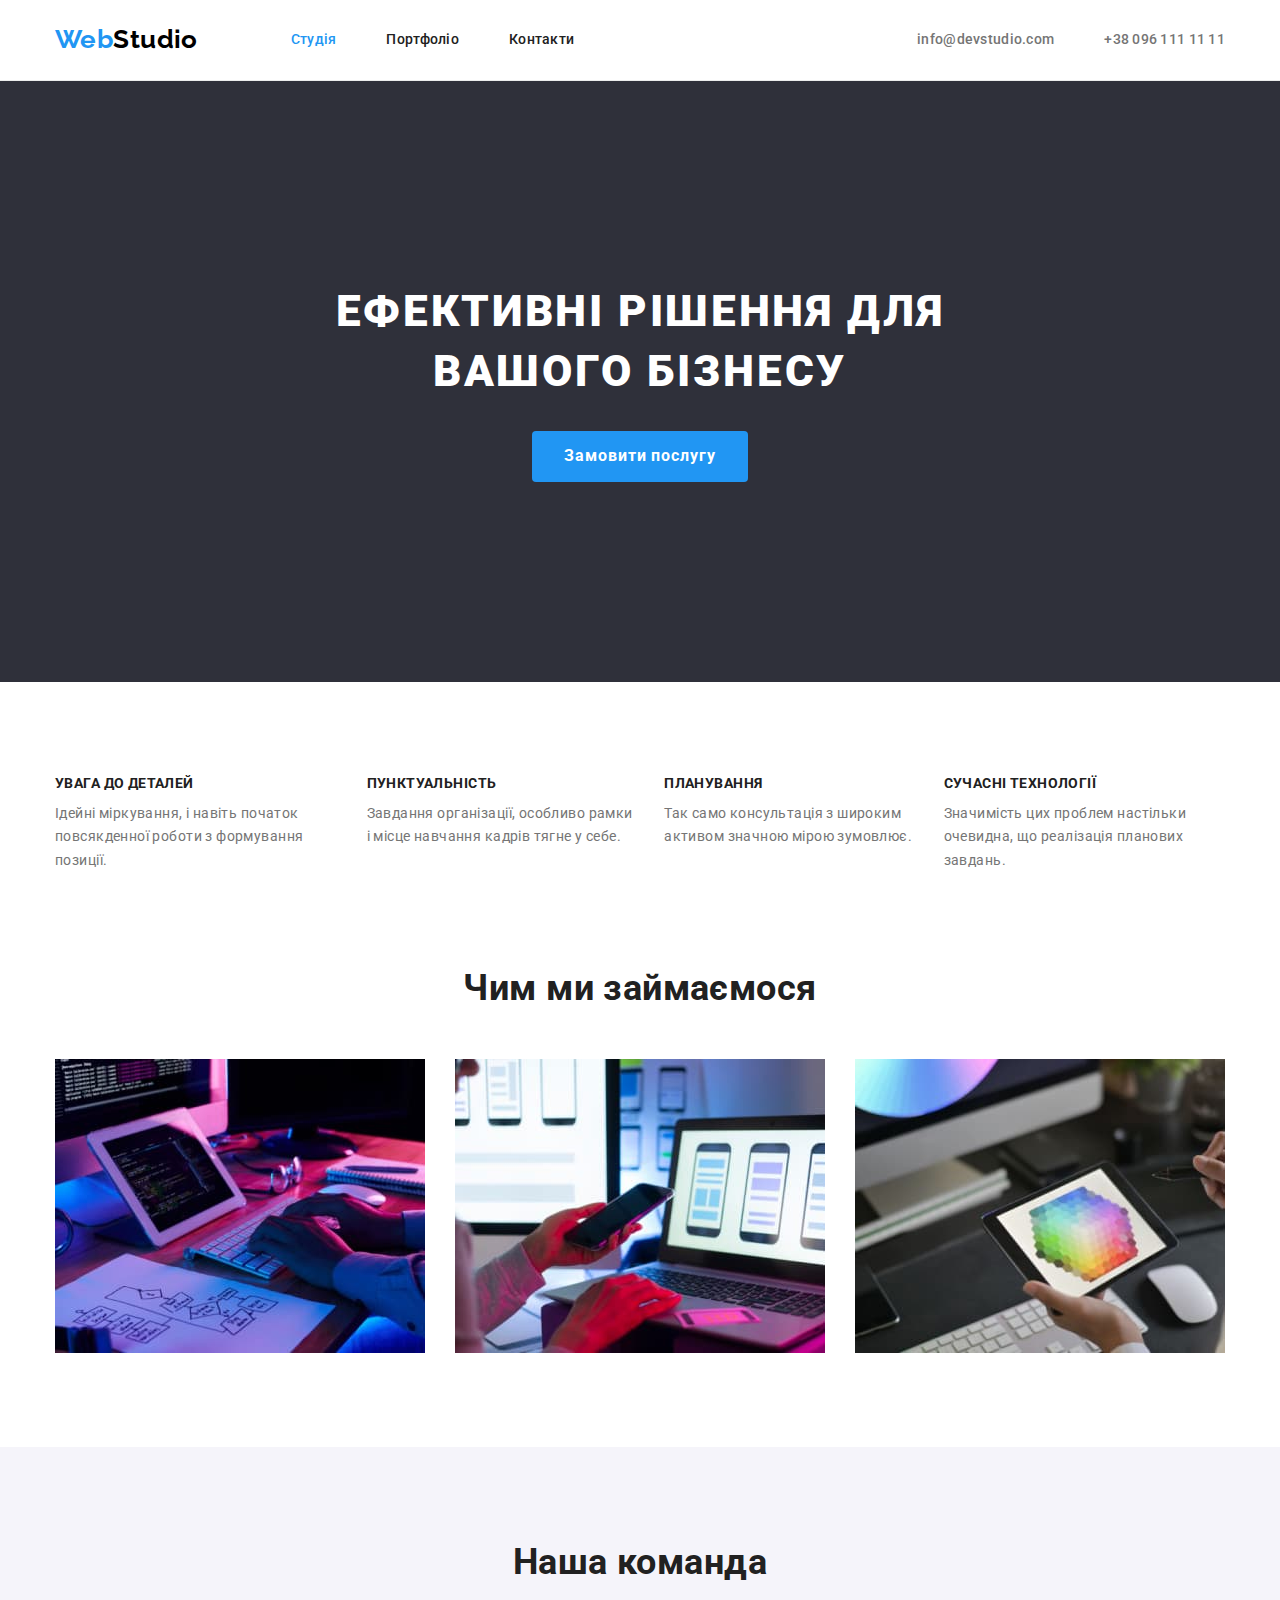
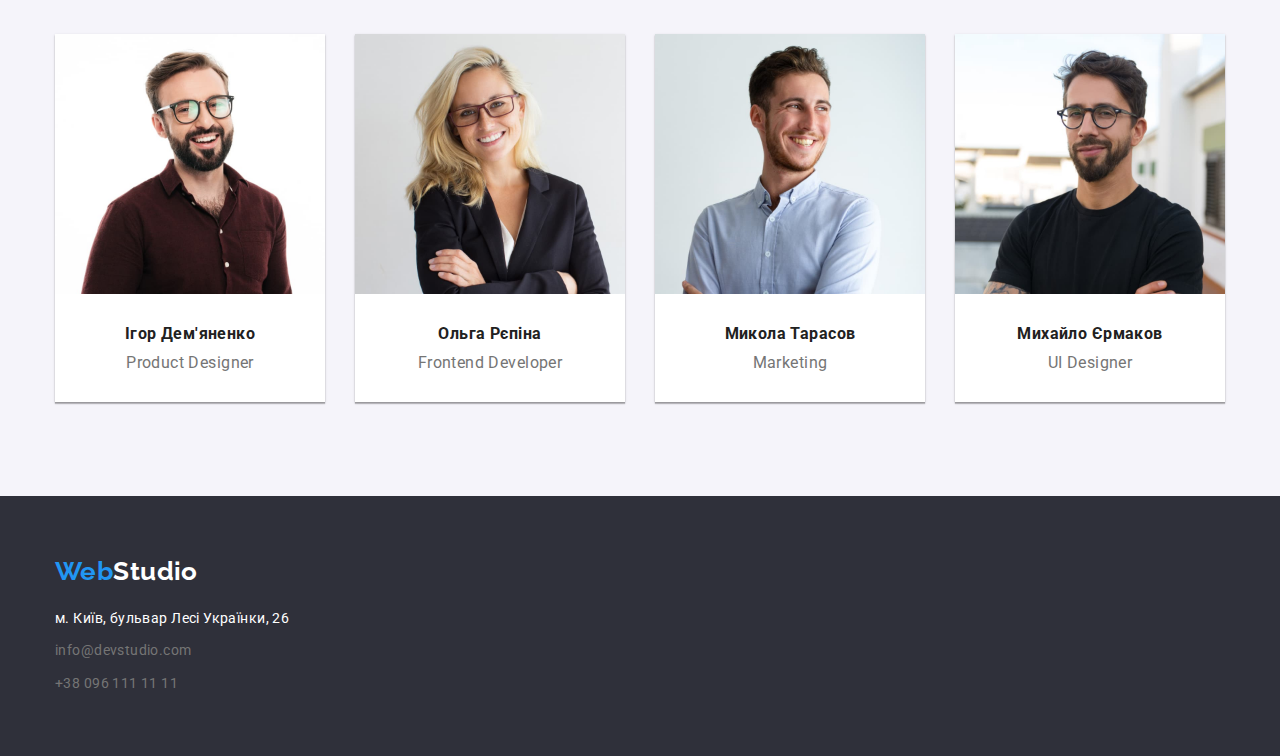
<file: index.html>
<!DOCTYPE html>
<html lang="uk">
  <head>
    <meta charset="UTF-8" />
    <meta http-equiv="X-UA-Compatible" content="IE=edge" />
    <meta name="viewport" content="width=device-width, initial-scale=1.0" />
    <title>WebStudio</title>
    <link rel="preconnect" href="https://fonts.googleapis.com" />
    <link rel="preconnect" href="https://fonts.gstatic.com" crossorigin />
    <link
      href="https://fonts.googleapis.com/css2?family=Raleway:wght@700&family=Roboto:wght@400;500;700;900&display=swap"
      rel="stylesheet"
    />
    <link
      rel="stylesheet"
      href="https://cdnjs.cloudflare.com/ajax/libs/modern-normalize/1.1.0/modern-normalize.min.css"
    />
    <link rel="stylesheet" href="css/styles.css" />
  </head>

  <body>
    <!--Шапка сайту-->
    <header class="header">
      <div class="container header-content">
        <nav class="header-nav">
          <a href="./index.html" class="logo">
            <span class="accent">Web</span>Studio</a
          >
          <ul class="header-nav-list list">
            <li class="item">
              <a href="./index.html" class="link current">Студія</a>
            </li>
            <li class="item">
              <a href="./portfolio.html" class="link">Портфоліо</a>
            </li>
            <li class="item"><a href="" class="link">Контакти</a></li>
          </ul>
        </nav>
        <ul class="contact-list list">
          <li class="item">
            <a href="mailto:info@devstudio.com">info@devstudio.com</a>
          </li>
          <li class="item">
            <a href="tel:+380961111111">+38 096 111 11 11</a>
          </li>
        </ul>
      </div>
    </header>

    <!--Головна сторінка-->
    <main>
      <!--Герой-->
      <section class="hero">
        <div class="container">
          <h1 class="hero-title">Ефективні рішення для вашого бізнесу</h1>
          <button type="button" class="hero-btn pointer">
            Замовити послугу
          </button>
        </div>
      </section>

      <!--Особливості-->
      <section class="section">
        <div class="container">
          <h2 class="section-title visually-hidden">Особливості Студії</h2>
          <ul class="section-list list">
            <li class="section-item">
              <h3 class="item-title">увага до деталей</h3>
              <p class="item-text">
                Ідейні міркування, і навіть початок повсякденної роботи з
                формування позиції.
              </p>
            </li>
            <li class="section-item">
              <h3 class="item-title">пунктуальність</h3>
              <p class="item-text">
                Завдання організації, особливо рамки і місце навчання кадрів
                тягне у себе.
              </p>
            </li>
            <li class="section-item">
              <h3 class="item-title">планування</h3>
              <p class="item-text">
                Так само консультація з широким активом значною мірою зумовлює.
              </p>
            </li>
            <li class="section-item">
              <h3 class="item-title">сучасні технології</h3>
              <p class="item-text">
                Значимість цих проблем настільки очевидна, що реалізація
                планових завдань.
              </p>
            </li>
          </ul>
        </div>
      </section>
      <!--Чим ми займаємося-->
      <section class="whatwedo">
        <div class="container">
          <h2 class="section-title">Чим ми займаємося</h2>
          <ul class="section-list list">
            <li class="section-item list">
              <img
                src="./images/img01-desktop.jpeg"
                alt="десктопні додатки"
                width="370"
              />
            </li>
            <li class="section-item list">
              <img
                src="./images/img02-mobile.jpeg"
                alt="мобільні додатки"
                width="370"
              />
            </li>
            <li class="section-item list">
              <img
                src="./images/img03-design.jpeg"
                alt="дизайнерські рішення"
                width="370"
              />
            </li>
          </ul>
        </div>
      </section>
      <!--Наша команда-->
      <section class="section team-section">
        <div class="container">
          <h2 class="section-title">Наша команда</h2>
          <ul class="section-list list">
            <li class="section-item team-item">
              <img
                src="./images/img11-igor.jpeg"
                alt="Ігор Дем'яненко"
                width="270"
              />
              <div class="team-card">
                <h3 class="team-item-title">Ігор Дем'яненко</h3>
                <p class="team-item-text">Product Designer</p>
              </div>
            </li>
            <li class="section-item team-item">
              <img
                src="./images/img12-olga.jpeg"
                alt="Ольга Рєпіна"
                width="270"
              />
              <div class="team-card">
                <h3 class="team-item-title">Ольга Рєпіна</h3>
                <p class="team-item-text">Frontend Developer</p>
              </div>
            </li>
            <li class="section-item team-item">
              <img
                src="./images/img13-mykola.jpeg"
                alt="Микола Тарасов"
                width="270"
              />
              <div class="team-card">
                <h3 class="team-item-title">Микола Тарасов</h3>
                <p class="team-item-text">Marketing</p>
              </div>
            </li>
            <li class="section-item team-item">
              <img
                src="./images/img14-myhailo.jpeg"
                alt="Михайло Єрмаков"
                width="270"
              />
              <div class="team-card">
                <h3 class="team-item-title">Михайло Єрмаков</h3>
                <p class="team-item-text">UI Designer</p>
              </div>
            </li>
          </ul>
        </div>
      </section>
    </main>

    <!--Підвал-->
    <footer class="footer">
      <div class="container">
        <a href="./index.html" class="logo">
          <span class="accent">Web</span><span class="white">Studio</span></a
        >
        <address class="address">
          <ul class="address-list list">
            <li class="address-list-item">
              <a
                href="https://goo.gl/maps/fWM63ZZyUuKe5TPd6"
                target="_blank"
                rel="noopener noreferrer"
                class="white"
              >
                <span class="white">м. Київ, бульвар Лесі Українки, 26 </span>
              </a>
            </li>
            <li class="address-list-item">
              <a href="mailto:info@devstudio.com">info@devstudio.com</a>
            </li>
            <li class="address-list-item">
              <a href="tel:+380961111111">+38 096 111 11 11</a>
            </li>
          </ul>
        </address>
      </div>
    </footer>
  </body>
</html>
</file>
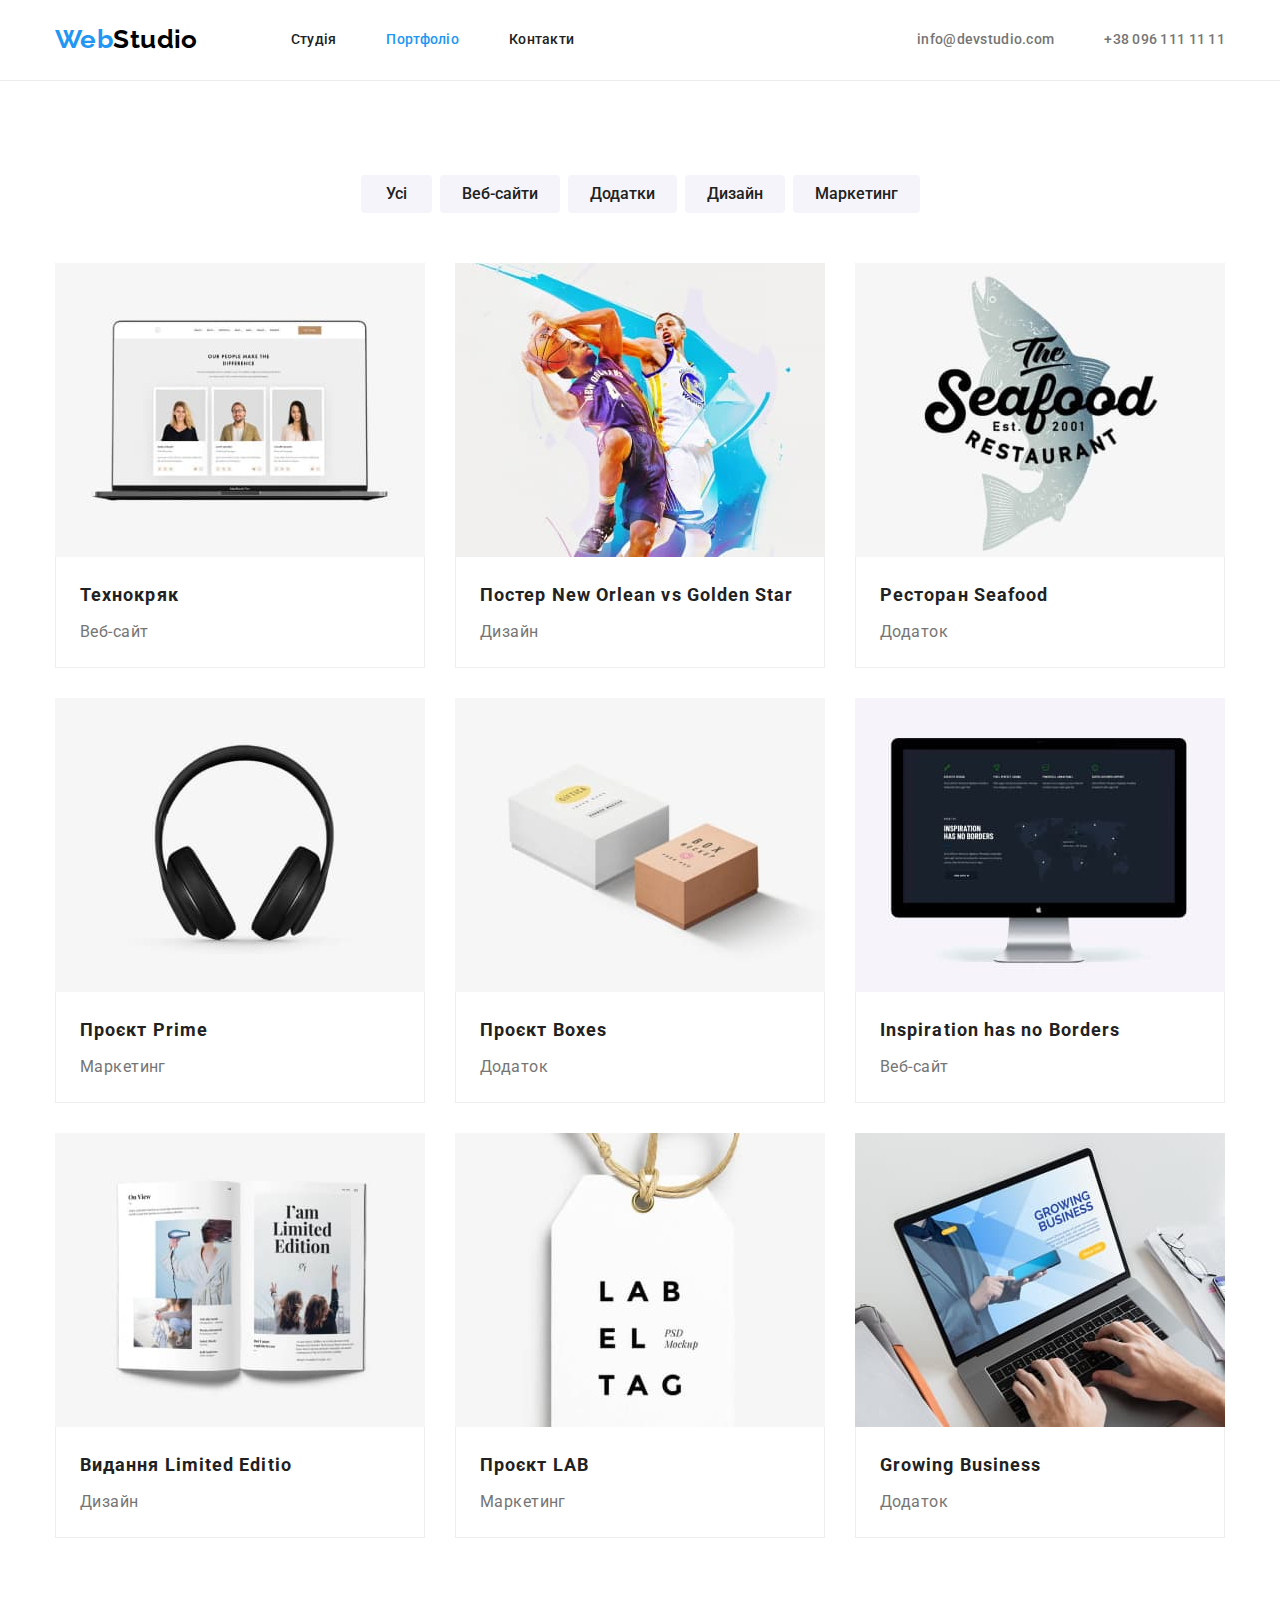
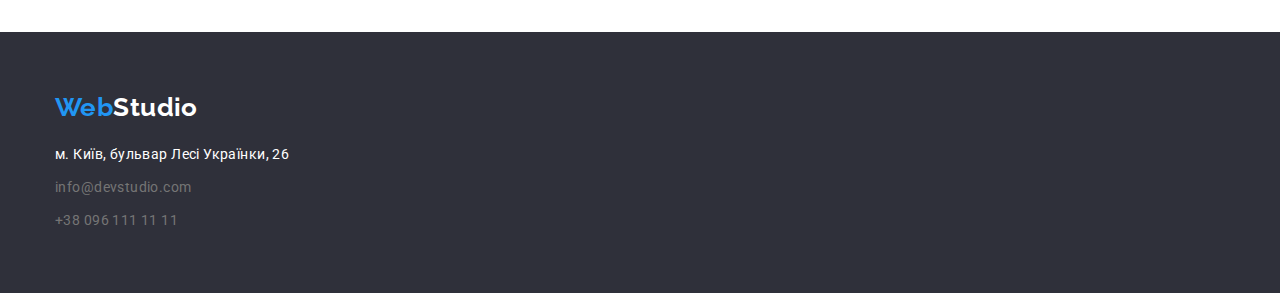
<file: portfolio.html>
<!DOCTYPE html>
<html lang="uk">
  <head>
    <meta charset="UTF-8" />
    <meta http-equiv="X-UA-Compatible" content="IE=edge" />
    <meta name="viewport" content="width=device-width, initial-scale=1.0" />
    <title>Portfolio</title>
    <link rel="preconnect" href="https://fonts.googleapis.com" />
    <link rel="preconnect" href="https://fonts.gstatic.com" crossorigin />
    <link
      href="https://fonts.googleapis.com/css2?family=Raleway:wght@700&family=Roboto:wght@400;500;700;900&display=swap"
      rel="stylesheet"
    />
    <link
      rel="stylesheet"
      href="https://cdnjs.cloudflare.com/ajax/libs/modern-normalize/1.1.0/modern-normalize.min.css"
    />
    <link rel="stylesheet" href="css/styles.css" />
  </head>

  <body>
    <!--Шапка сайту-->
    <header class="header">
      <div class="container header-content">
        <nav class="header-nav">
          <a href="./index.html" class="logo">
            <span class="accent">Web</span>Studio</a
          >
          <ul class="header-nav-list list">
            <li class="item">
              <a href="./index.html" class="link">Студія</a>
            </li>
            <li class="item">
              <a href="./portfolio.html" class="link current">Портфоліо</a>
            </li>
            <li class="item"><a href="" class="link">Контакти</a></li>
          </ul>
        </nav>
        <ul class="contact-list list">
          <li class="item">
            <a href="mailto:info@devstudio.com">info@devstudio.com</a>
          </li>
          <li class="item">
            <a href="tel:+380961111111">+38 096 111 11 11</a>
          </li>
        </ul>
      </div>
    </header>

    <!--Головна сторінка-->
    <main class="main">
      <section class="section projects">
        <div class="container">
          <!--Скритий заголовок-->
          <h1 class="visually-hidden">Наші роботи</h1>
          <!--Фільтр-радіокнопки-->
          <ul class="filter list">
            <li class="filter-item">
              <button type="button" class="btn-filter-all btn-filter pointer">
                Усі
              </button>
            </li>
            <li class="filter-item">
              <button type="button" class="btn-filter pointer">
                Веб-сайти
              </button>
            </li>
            <li class="filter-item">
              <button type="button" class="btn-filter pointer">Додатки</button>
            </li>
            <li class="filter-item">
              <button type="button" class="btn-filter pointer">Дизайн</button>
            </li>
            <li class="filter-item">
              <button type="button" class="btn-filter pointer">
                Маркетинг
              </button>
            </li>
          </ul>
          <!--Приклади робіт-->
          <ul class="projects-list list">
            <li class="project-item">
              <a href="">
                <img
                  src="./images/img21-site-techk.jpg"
                  alt="Сайт Технокряк"
                  width="370"
                />
                <div class="pr-card">
                  <h2 class="project-title">Технокряк</h2>
                  <p class="project-text">Веб-сайт</p>
                </div>
              </a>
            </li>
            <li class="project-item">
              <a href="">
                <img
                  src="./images/img22-dis-post.jpg"
                  alt="Постер New Orlean vs Golden Star"
                  width="370"
                />
                <div class="pr-card">
                  <h2 class="project-title">
                    Постер New Orlean vs Golden Star
                  </h2>
                  <p class="project-text">Дизайн</p>
                </div>
              </a>
            </li>
            <li class="project-item">
              <a href="">
                <img
                  src="./images/img23-app-rest.jpg"
                  alt="Ресторан Seafood"
                  width="370"
                />
                <div class="pr-card">
                  <h2 class="project-title">Ресторан Seafood</h2>
                  <p class="project-text">Додаток</p>
                </div>
              </a>
            </li>
            <li class="project-item">
              <a href="">
                <img
                  src="./images/img24-mark-prime.jpg"
                  alt="Проєкт Prime"
                  width="370"
                />
                <div class="pr-card">
                  <h2 class="project-title">Проєкт Prime</h2>
                  <p class="project-text">Маркетинг</p>
                </div>
              </a>
            </li>
            <li class="project-item">
              <a href="">
                <img
                  src="./images/img25-app-box.jpg"
                  alt="Проєкт Boxes"
                  width="370"
                />
                <div class="pr-card">
                  <h2 class="project-title">Проєкт Boxes</h2>
                  <p class="project-text">Додаток</p>
                </div>
              </a>
            </li>
            <li class="project-item">
              <a href="">
                <img
                  src="./images/img26-site-ins.jpg"
                  alt="Inspiration has no Borders"
                  width="370"
                />
                <div class="pr-card">
                  <h2 class="project-title">Inspiration has no Borders</h2>
                  <p class="project-text">Веб-сайт</p>
                </div>
              </a>
            </li>
            <li class="project-item">
              <a href="">
                <img
                  src="./images/img27-dis-lim.jpg"
                  alt="Видання Limited Edition"
                  width="370"
                />
                <div class="pr-card">
                  <h2 class="project-title">Видання Limited Editio</h2>
                  <p class="project-text">Дизайн</p>
                </div>
              </a>
            </li>
            <li class="project-item">
              <a href="">
                <img
                  src="./images/img28-mark-lab.jpg"
                  alt="Проєкт LAB"
                  width="370"
                />
                <div class="pr-card">
                  <h2 class="project-title">Проєкт LAB</h2>
                  <p class="project-text">Маркетинг</p>
                </div>
              </a>
            </li>
            <li class="project-item">
              <a href="">
                <img
                  src="./images/img29-app-grow.jpg"
                  alt="Growing Business"
                  width="370"
                />
                <div class="pr-card">
                  <h2 class="project-title">Growing Business</h2>
                  <p class="project-text">Додаток</p>
                </div>
              </a>
            </li>
          </ul>
        </div>
      </section>
    </main>

    <!--Підвал-->
    <footer class="footer">
      <div class="container">
        <a href="./index.html" class="logo">
          <span class="accent">Web</span><span class="white">Studio</span></a
        >
        <address class="address">
          <ul class="address-list list">
            <li class="address-list-item">
              <a
                href="https://goo.gl/maps/fWM63ZZyUuKe5TPd6"
                target="_blank"
                rel="noopener noreferrer"
                class="white"
              >
                <span class="white">м. Київ, бульвар Лесі Українки, 26 </span>
              </a>
            </li>
            <li class="address-list-item">
              <a href="mailto:info@devstudio.com">info@devstudio.com</a>
            </li>
            <li class="address-list-item">
              <a href="tel:+380961111111">+38 096 111 11 11</a>
            </li>
          </ul>
        </address>
      </div>
    </footer>
  </body>
</html>
</file>
<file: css/styles.css>
/* основний колір тексту: #212121; */
/* вториний колір тексту: #757575;;*/
/* білий колір тексту та фону: #FFFFFF;*/
/* основний колір лого: #000000; */
/* колір акцент: #2196F3; */
/* вториний колір фону: #F5F4FA; */
/* колір рамки header: #ECECEC; */
/* колір рамки projects: #EEEEEE; */
/* колір фону footer hero: #2F303A; */

:root {
  --primary-text-color: #212121;
  --secondary-text-color: #757575;
  --accent-color: #2196f3;
  --primary-white-color: #ffffff;
  --primary-black-color: #000000;
  --secondary-bg-color: #f5f4fa;
  --hero-footer-bg-color: #2f303a;
  --primary-border-color: #ececec;
  --secondary-border-color: #eeeeee;
}

body {
  color: var(--primary-text-color);
  font-family: Roboto, sans-serif;
  font-size: 14px;
  line-height: 1.14;
  letter-spacing: 0.03em;
  background-color: var(--primary-white-color);
}

/* Utilities */
h1,
h2,
h3,
h4,
h5,
h6,
p {
  margin: 0;
}

.list {
  padding: 0;
  margin: 0;
  list-style: none;
}

.container {
  width: 1200px;
  padding-left: 15px;
  padding-right: 15px;
  margin-left: auto;
  margin-right: auto;
}

img {
  display: block;
  max-width: 100%;
  height: auto;
}

.link {
  text-decoration: none;
}

/* header */

.header {
  background-color: var(--primary-white-color);
  border-bottom: 1px solid var(--primary-border-color);
}

.header-content {
  display: flex;
  align-items: center;
}

.header-nav {
  display: flex;
}

.logo {
  padding: 24px 0 25px 0;

  color: var(--primary-black-color);
  font-family: Raleway;
  font-weight: 700;
  font-size: 26px;
  line-height: 1.19;
  text-decoration: none;
}

.accent {
  padding: 24px 0 25px 0;
  color: var(--accent-color);
}

.logo:hover,
.logo:focus {
  color: var(--accent-color);
}

.header-nav-list {
  display: flex;
  margin-left: 93px;
}

.header-nav-list .item + .item {
  margin-left: 50px;
}

.header-nav-list .link {
  display: block;
  padding-top: 32px;
  padding-bottom: 32px;

  color: var(--primary-text-color);
  letter-spacing: 0.02em;
  font-weight: 500;
}

.header-nav-list .link:hover,
.header-nav-list .link:focus {
  color: var(--accent-color);
}

.header-nav-list .link.current {
  color: var(--accent-color);
}

.contact-list {
  display: flex;
  margin-left: auto;
}

.contact-list .item + .item {
  margin-left: 50px;
}

.contact-list a {
  display: block;
  padding-top: 32px;
  padding-bottom: 32px;

  color: var(--secondary-text-color);
  letter-spacing: 0.02em;
  text-decoration: none;
  font-weight: 500;
}

.contact-list a:hover,
.contact-list a:focus {
  color: var(--accent-color);
}

/* Hero */

.hero {
  background-color: var(--hero-footer-bg-color);
  color: var(--primary-white-color);
  text-align: center;
  padding-top: 200px;
  padding-bottom: 200px;
}

.hero-title {
  margin-bottom: 30px;
  margin-right: auto;
  margin-left: auto;
  text-align: center;

  width: 696px;
  font-weight: 900;
  font-size: 44px;
  line-height: 1.37;
  letter-spacing: 0.06em;
  text-transform: uppercase;
}

.hero-btn {
  border-radius: 4px;
  border: none;
  padding: 10px 32px;
  display: inline-block;

  background-color: var(--accent-color);
  color: var(--primary-white-color);
  font-family: inherit;
  font-weight: 700;
  font-size: 16px;
  line-height: 1.88;
  letter-spacing: 0.06em;
  text-align: center;
}

.pointer {
  cursor: pointer;
}

/* section features&what we do*/

.section {
  padding-top: 94px;
  padding-bottom: 94px;
}

.whatwedo {
  padding-bottom: 94px;
}

.section-list {
  display: flex;
}

.section-item + .section-item {
  margin-left: 30px;
}

.item-title {
  margin-bottom: 10px;

  font-weight: 700;
  font-size: 14px;
  text-transform: uppercase;
}

.item-text {
  color: var(--secondary-text-color);
  line-height: 1.71;
}

.section-title {
  margin-bottom: 50px;

  text-align: center;
  font-weight: 700;
  font-size: 36px;
  line-height: 1.17;
}

.visually-hidden {
  position: absolute;
  width: 1px;
  height: 1px;
  margin: -1px;
  border: 0;
  padding: 0;

  white-space: nowrap;
  clip-path: inset(100%);
  clip: rect(0 0 0 0);
  overflow: hidden;
}

/* team-section */

.team-section {
  text-align: center;
  background-color: var(--secondary-bg-color);
  font-weight: 500;
  font-size: 16px;
  line-height: 1.19;
}

.team-card {
  padding-top: 30px;
  padding-bottom: 30px;
  background-color: var(--primary-white-color);
}

.team-item {
  box-shadow: 0px 1px 3px rgba(0, 0, 0, 0.12), 0px 1px 1px rgba(0, 0, 0, 0.14),
  0px 2px 1px rgba(0, 0, 0, 0.2);
}

.team-item-title {
  margin-bottom: 10px;

  font-size: 16px;
}

.team-item-text {
  color: var(--secondary-text-color);
  font-weight: 400;
}

/* footer */

.footer {
  background-color: var(--hero-footer-bg-color);
  padding-top: 60px;
  padding-bottom: 60px;
}

.white {
  color: var(--primary-white-color);
}

.white:hover,
.white:focus {
  color: var(--accent-color);
}

.address-list a {
  font-style: normal;
  text-decoration: none;
  line-height: 1.71;
  color: var(--secondary-text-color);
}

.address-list a:hover,
.address-list a:focus {
  color: var(--accent-color);
}

.address {
  margin-top: 20px;
}

.address-list-item + .address-list-item {
  margin-top: 9px;
}

/* main portfolio */
/* filter */

.filter {
  display: flex;
  justify-content: center;
}

.btn-filter {
  border-radius: 4px;
  padding: 6px 22px;
  display: inline-block;
  border: none;

  background-color: var(--secondary-bg-color);
  color: var(--primary-text-color);
  font-family: inherit;
  font-weight: 500;
  font-size: 16px;
  line-height: 1.63;
}

.btn-filter-all {
  padding: 6px 25px;
  margin-bottom: 50px;
}

.filter-item + .filter-item {
  margin-left: 8px;
}

.btn-filter:hover,
.btn-filter:focus {
  background-color: var(--accent-color);
  color: var(--primary-white-color);
}
/* Examples of projects */

.projects-list {
  display: flex;
  flex-wrap: wrap;
}

.projects-list a {
  text-decoration: none;
}

.project-item {
  margin-right: 30px;
  margin-bottom: 30px;
  width: 370px;
}

.project-item:nth-child(3n) {
  margin-right: 0;
}

.project-item:nth-last-child(-n + 3) {
  margin-bottom: 0;
}

.pr-card {
  padding: 20px 24px;

  border-right: 1px solid var(--secondary-border-color);
  border-bottom: 1px solid var(--secondary-border-color);
  border-left: 1px solid var(--secondary-border-color);
}

.project-title {
  margin-bottom: 4px;

  color: var(--primary-text-color);
  font-weight: 700;
  font-size: 18px;
  line-height: 2;
  letter-spacing: 0.06em;
}

.project-text {
  color: var(--secondary-text-color);
  font-size: 16px;
  line-height: 1.88;
}
</file>
